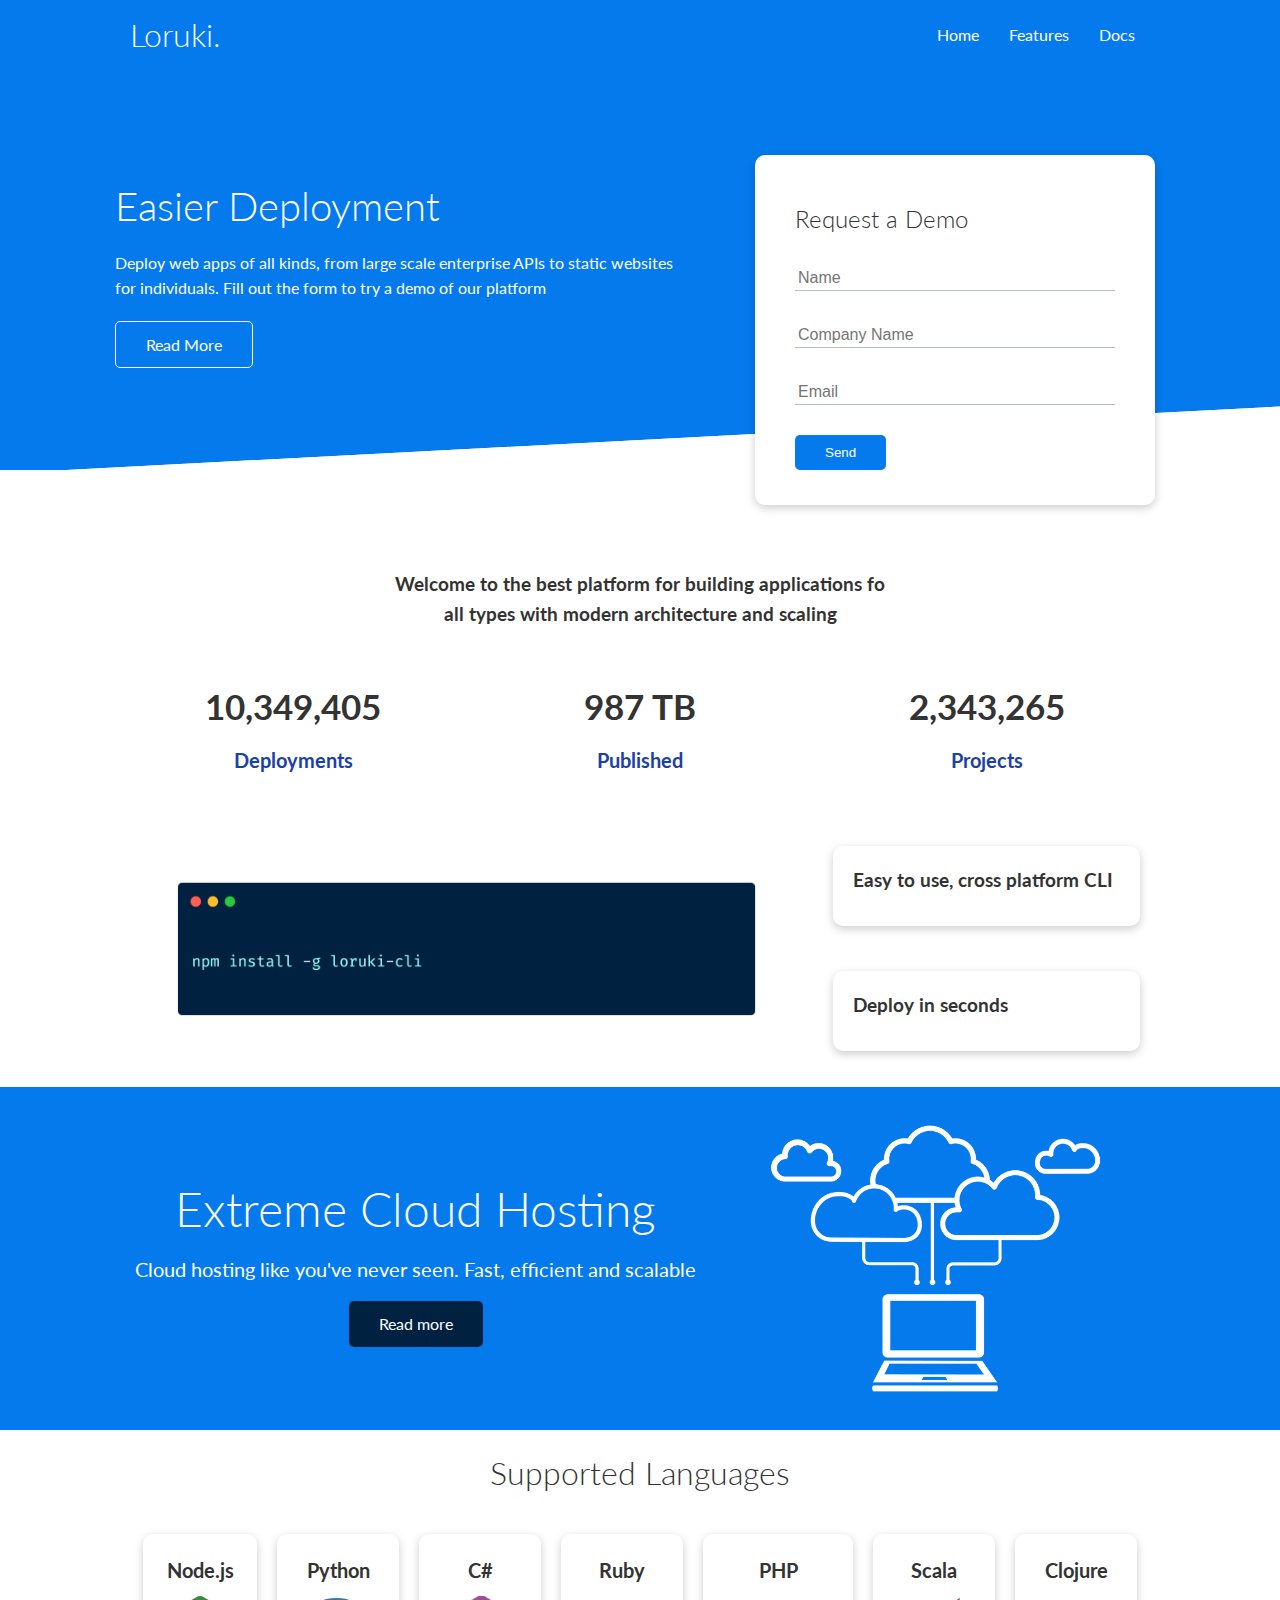
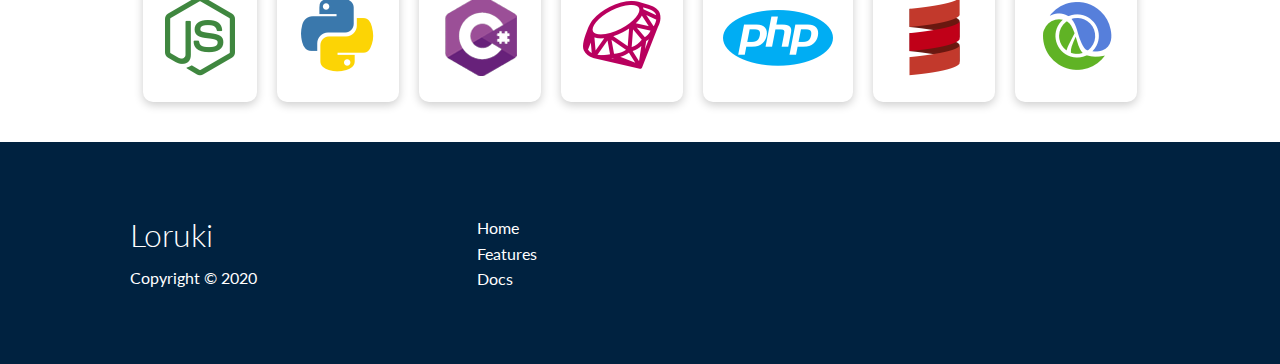
<file: index.html>
<!DOCTYPE html>
<html lang="en">

<head>
    <meta charset="UTF-8">
    <meta http-equiv="X-UA-Compatible" content="IE=edge">
    <meta name="viewport" content="width=device-width, initial-scale=1.0">
    <link rel="stylesheet" href="css/utils.css">
    <link rel="stylesheet" href="css/style.css">
    <link rel="stylesheet" href="https://cdnjs.cloudflare.com/ajax/libs/font-awesome/6.2.0/css/all.min.css"
        integrity="sha512-xh6O/CkQoPOWDdYTDqeRdPCVd1SpvCA9XXcUnZS2FmJNp1coAFzvtCN9BmamE+4aHK8yyUHUSCcJHgXloTyT2A=="
        crossorigin="anonymous" referrerpolicy="no-referrer" />
    <title>Loruki | Cloud Hosting For Everyone</title>
</head>

<body>
    <!-- Navbar -->
    <div class="navbar">
        <div class="container flex">
            <h1 class="logo">Loruki.</h1>
            <nav>
                <ul>
                    <li><a href="index.html">Home</a></li>
                    <li><a href="features.html">Features</a></li>
                    <li><a href="docs.html">Docs</a></li>
                </ul>
            </nav>
        </div>
    </div>

    <!-- Showcase -->
    <section class="showcase">
        <div class="container grid">
            <div class="showcase-text">
                <h1>Easier Deployment</h1>
                <p>Deploy web apps of all kinds, from large scale enterprise APIs to static websites for individuals.
                    Fill out the form to try a demo of our platform</p>
                <a href="features.html" class="btn btn-outline">Read More</a>
            </div>

            <div class="showcase-form card">
                <h2>Request a Demo</h2>
                <form name="contact" method="POST" data-netlify="true">
                    <input type="hidden" name="form-name" value="contact">
                    <div class="form-control">
                        <input type="text" name="name" placeholder="Name" required>
                    </div>
                    <div class="form-control">
                        <input type="text" name="company" placeholder="Company Name" required>
                    </div>
                    <div class="form-control">
                        <input type="email" name="email" placeholder="Email" required>
                    </div>
                    <input type="submit" value="Send" class="btn btn-primary">
                </form>
            </div>
        </div>
    </section>

    <!-- Stats -->
    <section class="stats">
        <div class="container">
            <h3 class="stats-heading text-center my-1">
                Welcome to the best platform for building applications fo all types with modern architecture and scaling
            </h3>

            <div class="grid grid-3 text-center my-4">
                <div>
                    <i class="fas fa-server fa-3x"></i>
                    <h3>10,349,405</h3>
                    <p class="text-secondary">Deployments</p>
                </div>
                <div>

                    <i class="fas fa-upload fa-3x"></i>
                    <h3>987 TB</h3>
                    <p class="text-secondary">Published</p>
                </div>
                <div>

                    <i class="fas fa-project-diagram fa-3x"></i>
                    <h3>2,343,265</h3>
                    <p class="text-secondary">Projects</p>
                </div>
            </div>
    </section>


    <!-- Cli -->
    <section class="cli">
        <div class="container grid">
            <img src="images/cli.png" alt="">
            <div class="card">
                <h3>Easy to use, cross platform CLI</p>
            </div>
            <div class="card">
                <h3>Deploy in seconds</p>
            </div>
        </div>
    </section>

    <!-- Cloud -->
    <section class="cloud bg-primary my-2 py-2">
        <div class="container grid">
            <div class="text-center">
                <h2 class="lg">Extreme Cloud Hosting</h2>
                <p class="lead my-1">Cloud hosting like you've never seen.
                    Fast, efficient and scalable
                </p>
                <a href="features.html" class="btn btn-dark">Read more</a>
            </div>
            <img src="images/cloud.png" alt="">
        </div>
    </section>

    <!-- Supported Languages -->
    <section class="languages">
        <h2 class="md text-center my-2">
            Supported Languages
        </h2>
        <div class="container flex">
            <div class="card">
                <h4>Node.js</h4>
                <img src="images/logos/node.png" alt="">
            </div>
            <div class="card">
                <h4>Python</h4>
                <img src="images/logos/python.png" alt="">
              </div>
              <div class="card">
                <h4>C#</h4>
                <img src="images/logos/csharp.png" alt="">
              </div>
              <div class="card">
                <h4>Ruby</h4>
                <img src="images/logos/ruby.png" alt="">
              </div>
              <div class="card">
                <h4>PHP</h4>
                <img src="images/logos/php.png" alt="">
              </div>
              <div class="card">
                <h4>Scala</h4>
                <img src="images/logos/scala.png" alt="">
              </div>
              <div class="card">
                <h4>Clojure</h4>
                <img src="images/logos/clojure.png" alt="">
              </div>
        </div>
    </section>

    <!-- Footer -->
    <footer class="footer bg-dark py-5">
        <div class="container grid grid-3">
            <div>
                <h1>Loruki</h1>
                <p>Copyright &copy; 2020</p>
            </div>
            <nav>
                <ul>
                    <li><a href="index.html">Home</a></li>
                    <li><a href="features.html">Features</a></li>
                    <li><a href="docs.html">Docs</a></li>
                </ul>
            </nav>
            <div class="social">
                <a href="#"><i class="fab fa-github fa-2x"></i></a>
                <a href="#"><i class="fab fa-facebook fa-2x"></i></a>
                <a href="#"><i class="fab fa-instagram fa-2x"></i></a>
                <a href="#"><i class="fab fa-twitter fa-2x"></i></a>
            </div>
        </div>
    </footer>
</body>
</html>
</file>
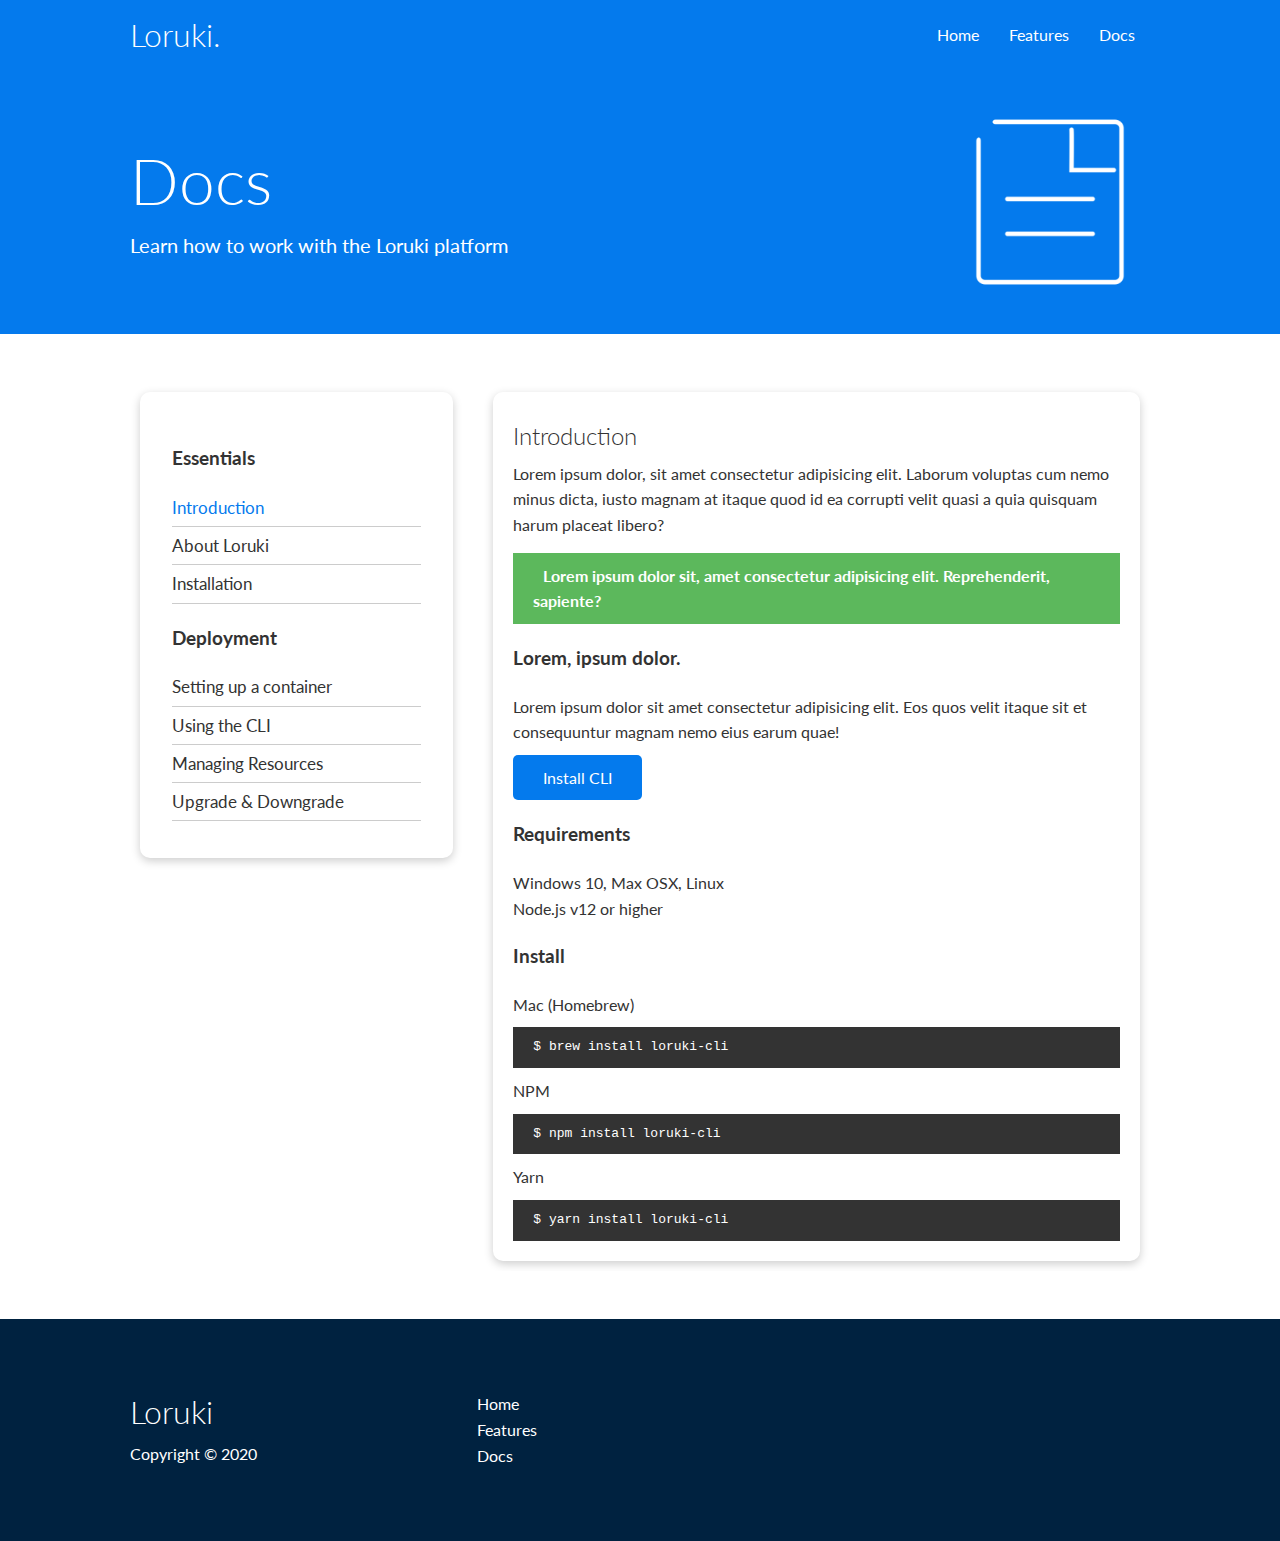
<file: docs.html>
<!DOCTYPE html>
<html lang="en">

<head>
    <meta charset="UTF-8">
    <meta http-equiv="X-UA-Compatible" content="IE=edge">
    <meta name="viewport" content="width=device-width, initial-scale=1.0">
    <link rel="stylesheet" href="css/utils.css">
    <link rel="stylesheet" href="css/style.css">
    <link rel="stylesheet" href="https://cdnjs.cloudflare.com/ajax/libs/font-awesome/6.2.0/css/all.min.css"
        integrity="sha512-xh6O/CkQoPOWDdYTDqeRdPCVd1SpvCA9XXcUnZS2FmJNp1coAFzvtCN9BmamE+4aHK8yyUHUSCcJHgXloTyT2A=="
        crossorigin="anonymous" referrerpolicy="no-referrer" />
    <title>Loruki | Cloud Hosting For Everyone</title>
</head>

<body>
    <!-- Navbar -->
    <div class="navbar">
        <div class="container flex">
            <h1 class="logo">Loruki.</h1>
            <nav>
                <ul>
                    <li><a href="index.html">Home</a></li>
                    <li><a href="features.html">Features</a></li>
                    <li><a href="docs.html">Docs</a></li>
                </ul>
            </nav>
        </div>
    </div>

    <!-- Docs Head -->
    <section class="docs-head bg-primary py-3">
        <div class="container grid">
            <div>
                <h1 class="xl">Docs</h1>
                <p class="lead">Learn how to work with the Loruki platform</p>
            </div>
            <img src="images/docs.png" alt="">
        </div>
    </section>

    <!-- Docs Main -->
    <section class="docs-main my-4">
        <div class="container grid">
            <div class="card bg-light p-3">
                <h3 class="my-2">Essentials</h3>
                <nav>
                    <ul>
                        <li><a class="text-primary" href="#">Introduction</a></li>
                        <li><a href="#">About Loruki</a></li>
                        <li><a href="#">Installation</a></li>
                    </ul>
                </nav>
                <h3 class="my-2">Deployment</h3>
                <nav>
                    <ul>
                        <li><a href="#">Setting up a container</a></li>
                        <li><a href="#">Using the CLI</a></li>
                        <li><a href="#">Managing Resources</a></li>
                        <li><a href="#">Upgrade & Downgrade</a></li>
                    </ul>
                </nav>
            </div>

            <div class="card">
                <h2>Introduction</h2>
                <p>Lorem ipsum dolor, sit amet consectetur adipisicing elit. Laborum voluptas cum nemo minus dicta, iusto magnam at itaque quod id ea corrupti velit quasi a quia quisquam harum placeat libero?</p>
                <div class="alert alert-success">
                    <i class="fas fa-info"></i> Lorem ipsum dolor sit, amet consectetur adipisicing elit. Reprehenderit, sapiente?
                </div>

                <h3>Lorem, ipsum dolor.</h3>
                <p>Lorem ipsum dolor sit amet consectetur adipisicing elit. Eos quos velit itaque sit et consequuntur magnam nemo eius earum quae!</p>
                <a href="" class="btn btn-primary">Install CLI</a>

                <h3>Requirements</h3>
                <ul>
                    <li>Windows 10, Max OSX, Linux</li>
                    <li>Node.js v12 or higher</li>
                </ul>

                <h3>Install</h3>
                <p>Mac (Homebrew)</p>
                <pre><code>$ brew install loruki-cli</code></pre>


                <p>NPM</p>
                <pre><code>$ npm install loruki-cli</code></pre>

                <p>Yarn</p>
                <pre><code>$ yarn install loruki-cli</code></pre>
            </div>
        </div>
    </section>

    <!-- Footer -->
    <footer class="footer bg-dark py-5">
        <div class="container grid grid-3">
            <div>
                <h1>Loruki</h1>
                <p>Copyright &copy; 2020</p>
            </div>
            <nav>
                <ul>
                    <li><a href="index.html">Home</a></li>
                    <li><a href="features.html">Features</a></li>
                    <li><a href="docs.html">Docs</a></li>
                </ul>
            </nav>
            <div class="social">
                <a href="#"><i class="fab fa-github fa-2x"></i></a>
                <a href="#"><i class="fab fa-facebook fa-2x"></i></a>
                <a href="#"><i class="fab fa-instagram fa-2x"></i></a>
                <a href="#"><i class="fab fa-twitter fa-2x"></i></a>
            </div>
        </div>
    </footer>
</body>

</html>
</file>
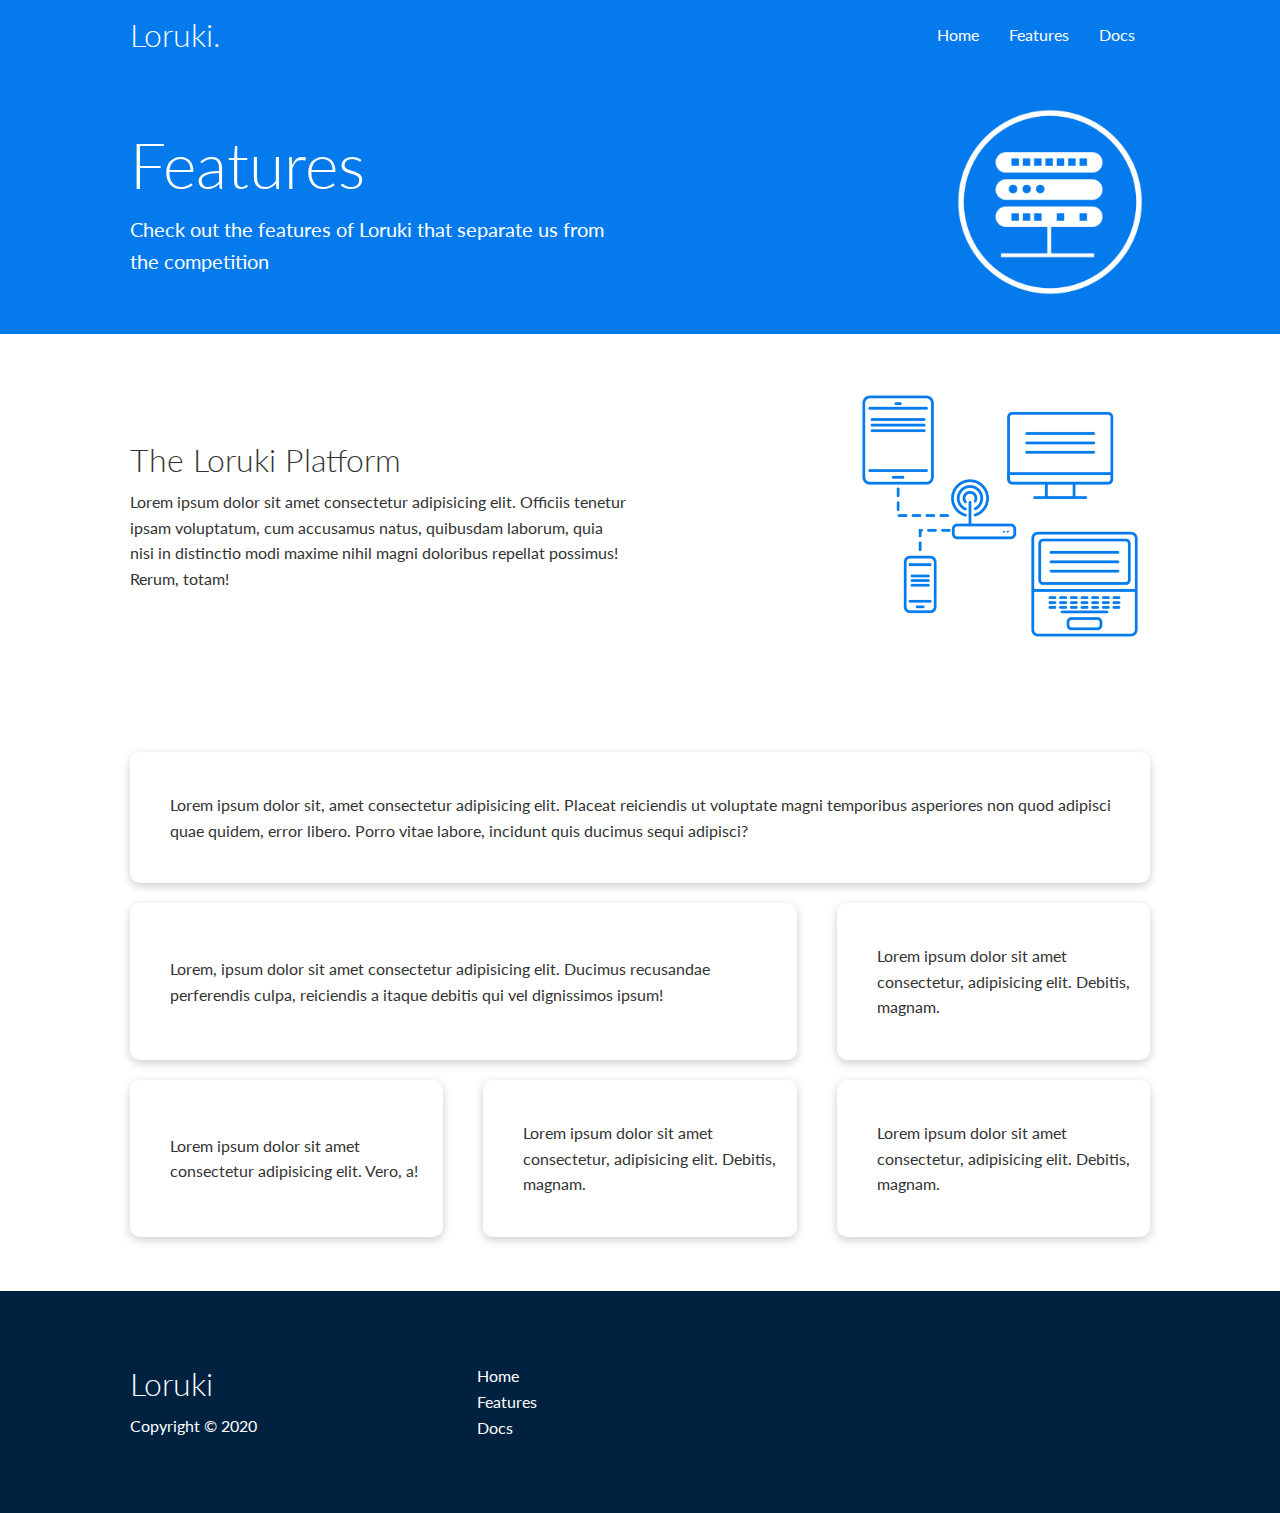
<file: features.html>
<!DOCTYPE html>
<html lang="en">

<head>
    <meta charset="UTF-8">
    <meta http-equiv="X-UA-Compatible" content="IE=edge">
    <meta name="viewport" content="width=device-width, initial-scale=1.0">
    <link rel="stylesheet" href="css/utils.css">
    <link rel="stylesheet" href="css/style.css">
    <link rel="stylesheet" href="https://cdnjs.cloudflare.com/ajax/libs/font-awesome/6.2.0/css/all.min.css"
        integrity="sha512-xh6O/CkQoPOWDdYTDqeRdPCVd1SpvCA9XXcUnZS2FmJNp1coAFzvtCN9BmamE+4aHK8yyUHUSCcJHgXloTyT2A=="
        crossorigin="anonymous" referrerpolicy="no-referrer" />
    <title>Loruki | Cloud Hosting For Everyone</title>
</head>

<body>
    <!-- Navbar -->
    <div class="navbar">
        <div class="container flex">
            <h1 class="logo">Loruki.</h1>
            <nav>
                <ul>
                    <li><a href="index.html">Home</a></li>
                    <li><a href="features.html">Features</a></li>
                    <li><a href="docs.html">Docs</a></li>
                </ul>
            </nav>
        </div>
    </div>

    <!-- Head -->
    <section class="features-head bg-primary py-3">
        <div class="container grid">
            <div>
                <h1 class="xl">Features</h1>
                <p class="lead">Check out the features of Loruki that separate us from the competition</p>
            </div>
            <img src="images/server.png" alt="">
        </div>
    </section>

    <!-- Sub Head -->

    <section class="features-sub-head bg-light py-3">
        <div class="container grid">
            <div>
                <h1 class="md">The Loruki Platform</h1>
                <p>Lorem ipsum dolor sit amet consectetur adipisicing elit. Officiis tenetur ipsam voluptatum, cum accusamus natus, quibusdam laborum, quia nisi in distinctio modi maxime nihil magni doloribus repellat possimus! Rerum, totam!</p>
            </div>
            <img src="images/server2.png" alt="">
        </div>
    </section>

     <section class="features-main my-2">
        <div class="container grid grid-3">
            <div class="card flex">
                <i class="fas fa-server fa-3x">
                </i>
                <p>Lorem ipsum dolor sit, amet consectetur adipisicing elit. Placeat reiciendis ut voluptate magni temporibus asperiores non quod adipisci quae quidem, error libero. Porro vitae labore, incidunt quis ducimus sequi adipisci?</p>
            </div>
            <div class="card flex">
                <i class="fas fa-network-wired fa-3x"></i>
                <p>
                    Lorem, ipsum dolor sit amet consectetur adipisicing elit. Ducimus
                    recusandae perferendis culpa, reiciendis a itaque debitis qui vel
                    dignissimos ipsum!
                </p>
            </div>
            <div class="card flex">
                <i class="fas fa-laptop-code fa-3x"></i>
                <p>
                    Lorem ipsum dolor sit amet consectetur, adipisicing elit. Debitis,
                    magnam.
                </p>
            </div>
            <div class="card flex">
                <i class="fas fa-database fa-3x"></i>
                <p>
                    Lorem ipsum dolor sit amet consectetur adipisicing elit. Vero, a!
                </p>
            </div>
            <div class="card flex">
                <i class="fas fa-power-off fa-3x"></i>
                <p>
                    Lorem ipsum dolor sit amet consectetur, adipisicing elit. Debitis,
                    magnam.
                </p>
            </div>
            <div class="card flex">
                <i class="fas fa-upload fa-3x"></i>
                <p>
                    Lorem ipsum dolor sit amet consectetur, adipisicing elit. Debitis,
                    magnam.
                </p>
            </div>
        </div>
     </section>

    <!-- Footer -->
    <footer class="footer bg-dark py-5">
        <div class="container grid grid-3">
            <div>
                <h1>Loruki</h1>
                <p>Copyright &copy; 2020</p>
            </div>
            <nav>
                <ul>
                    <li><a href="index.html">Home</a></li>
                    <li><a href="features.html">Features</a></li>
                    <li><a href="docs.html">Docs</a></li>
                </ul>
            </nav>
            <div class="social">
                <a href="#"><i class="fab fa-github fa-2x"></i></a>
                <a href="#"><i class="fab fa-facebook fa-2x"></i></a>
                <a href="#"><i class="fab fa-instagram fa-2x"></i></a>
                <a href="#"><i class="fab fa-twitter fa-2x"></i></a>
            </div>
        </div>
    </footer>
</body>
</html>
</file>
<file: css/utils.css>
/* Utilities */

/* margin 0 top bottom and auto left right */
/* overflow auto because h1 has margin top 10px */
.container {
    max-width: 1100px;
    margin: 0 auto;
    overflow: auto;
    padding: 0 40px;
}

.flex {
    display: flex;
    justify-content: center;
    align-items: center;
    height: 100%;
}

/* fractions */
.grid {
    display: grid;
    grid-template-columns: 1fr 1fr;
    /* grid-template-columns: repeat(2, 1fr)*/
    gap: 20px;
    justify-content: center;
    align-items: center;
    height: 100%;
}

.grid-3 {
    grid-template-columns: repeat(3, 1fr)
}

/* box shadow: horizontal offset, vertival, size, color */
.card {
    color: #333;
    background-color: white;
    border-radius: 10px;
    box-shadow: 0 3px 10px rgba(0, 0, 0, 0.2);
    padding: 20px;
    margin: 10px;
}

.btn {
    display: inline-block;
    padding: 10px 30px;
    cursor: pointer;
    background-color: var(--primary-color);
    color: white;
    border: none;
    border-radius: 5px;
}

.btn-outline {
    background-color: transparent;
    border: 1px white solid;
}

.btn:hover {
    transform: scale(.98);
}

/* Backgrounds & colored buttons */

.bg-primary,
.btn-primary {
    background-color: var(--primary-color);
    color: white;

}

.bg-secondary,
.btn-secondary {
    background-color: var(--secondary-color);
    color: white;
}

.bg-dark,
.btn-dark {
    background-color: var(--dark-color);
    color: white;
}

.bg-light,
.btn-light {
    background-color: var(--light-color);
    color: #333;
}

.bg-primary a,
.btn-primary a,
.bg-secondary a,
.btn-secondary a,
.bg-dark a,
.btn-dark a {
    color: white
}

/* Text colours */

.text-primary {
    color: var(--primary-color);

}

.text-secondary {
    color: var(--secondary-color);
}

.text-dark {
    color: var(--dark-color);
}

.text-light {
    color: var(--light-color);
}

/* text sizes */

.lead {
    font-size: 20px;
}

.sm {
    font-size: 1rem;
}

.md {
    font-size: 2rem;
}

.lg {
    font-size: 3rem;
}

.xl {
    font-size: 4rem;
}

.text-center {
    text-align: center;
}

/* Alert */
.alert {
    background-color: var(--light-color);
    padding: 10px 20px;
    font-weight: bold;
    margin: 15px 0;
}

.alert i {
    margin-right: 10px;
}

.alert-success {
    background-color: var(--success-color);
    color: white;
}

.alert-error {
    background-color: var(--error-color);
    color: white;
}

/* Margin */
/* rem unit - multiplier of root elements font-size- default is 16px -> html { font-size } */
.my-1 {
    margin: 1rem 0;
}

.my-2 {
    margin: 1.5rem 0;
}

.my-3 {
    margin: 2rem 0;
}

.my-4 {
    margin: 3rem 0;
}

.my-5 {
    margin: 4rem 0;
}

.m-1 {
    margin: 1rem;
}

.m-2 {
    margin: 1.5rem;
}

.m-3 {
    margin: 2rem;
}

.m-4 {
    margin: 3rem;
}

.m-5 {
    margin: 4rem;
}

/* padding */
.py-1 {
    padding: 1rem 0;
}

.py-2 {
    padding: 1.5rem 0;
}

.py-3 {
    padding: 2rem 0;
}

.py-4 {
    padding: 3rem 0;
}

.py-5 {
    padding: 4rem 0;
}

.p-1 {
    padding: 1rem;
}

.p-2 {
    padding: 1.5rem;
}

.p-3 {
    padding: 2rem;
}

.p-4 {
    padding: 3rem;
}

.p-5 {
    padding: 4rem;
}
</file>
<file: css/style.css>
@import url('https://fonts.googleapis.com/css2?family=Lato:wght@300&display=swap');

/* set variables in root */
:root {
    --primary-color: #047aed;
    --secondary-color: #1c3fa8;
    --dark-color: #002240;
    --success-color: #5cb85c;
    --error-color: #d9534f;
}

/* Change default padding */
* {
    box-sizing: border-box;
    padding: 0;
    margin: 0;
}

body {
    font-family: 'Lato', sans-serif;
    color: #333;
    line-height: 1.6;
}

ul {
    list-style-type: none;
}

a {
    text-decoration: none;
    color: #333;
}

h1, h2 {
    font-weight: 300;
    line-height: 1.2;
    margin: 10px 0;
}

p {
    margin: 10px 0;
}

img {
    width: 100%;
}

code, pre {
    background: #333;
    color: white;
    padding: 10px;
}

.hidden {
    visibility: hidden;
    height: 0;
}

/* Navbar */
.navbar {
    background-color: var(--primary-color);
    color: #fff;
    height: 70px;
}

.navbar ul {
    display: flex;
}

.navbar a {
    color: white;
    padding: 10px;
    margin: 0 5px;
}

.navbar a:hover {
    border-bottom: 2px white solid;
}

.navbar .flex {
    justify-content: space-between;
}

/* Showcase */
/* relative to position absolute */
.showcase {
    height: 400px;
    background-color: var(--primary-color);
    color: white;
    position: relative;
}

.showcase h1 {
    font-size: 40px;
}

.showcase p {
    margin: 20px 0;
}

.showcase .grid {
    grid-template-columns: 55% 45%;
    overflow: visible;
    gap: 30px;
}

.showcase-text {
    animation: slideInFromLeft 1s ease-in
}

.showcase-form {
    position: relative;
    top: 60px;
    height: 350px;
    width: 400px;
    padding: 40px;
    z-index: 100;
    justify-self: flex-end;
    animation: slideInFromRight 1s ease-in
}

.showcase-form .form-control {
    margin: 30px 0;
}

.showcase-form input[type='text'],
.showcase-form input[type='email'] {
    border: 0;
    border-bottom: 1px solid #b4becb;
    width: 100%;
    padding: 3px;
    font-size: 16px;
}

.showcase-form input:focus {
    outline: none;
}

.showcase::before, .showcase::after {
    content: '';
    position: absolute;
    height: 100px;
    bottom: -70px;
    right: 0;
    left: 0;
    background: white;
    transform: skewY(-3deg);
    -webkit-transform: skewY(-3deg);
    -moz-transform: skewY(-3deg);
    -ms-transform: skewY(-3deg);
}

/* Stats */

.stats {
    padding-top:100px;
    animation: slideInFromBottom 1s ease-in 
}

.stats-heading {
    max-width: 500px;
    margin: auto;
}

.stats .grid h3 {
    font-size: 35px;
}

.stats .grid p {
    font-size: 20px;
    font-weight: bold;
}

/* Cli */

.cli .grid {
    grid-template-columns: repeat(3, 1fr);
    grid-template-rows: repeat(2, 1fr);
}

.cli .grid > *:first-child {
    grid-column: 1 / span 2;
    grid-row: 1 / span 2
}

/* Cloud */
.cloud .grid {
    grid-template-columns: 4fr 3fr;
}

/* Languages */

.languages .card {
    text-align: center;
    margin: 18px 10px 40px;
    transition: transform 0.2s ease-in;
}

.languages .flex {
    flex-wrap: wrap;
}

.languages .card h4 {
    font-size: 20px;
    margin-bottom: 10px;
}

.languages .card:hover {
    transform: translateY(-15px);
}

/* Features */

.features-head img {
    width: 200px;
    justify-self: flex-end;
}

.features-sub-head img {
    width: 300px;
    justify-self: flex-end;
}

.features-main .card > i {
    margin-right: 20px;
}

.features-main .grid {
    padding: 30px;
}

.features-main .grid  > *:first-child {
    grid-column: 1 / span 3;
}

.features-main .grid  > *:nth-child(2) {
    grid-column: 1 / span 2;
}

/* Docs */

.docs-head img {
    width: 200px;
    justify-self: flex-end;
}


.docs-main h3 {
    margin: 20px 0;
}

.docs-main .grid {
    grid-template-columns: 1fr 2fr;
    align-items: flex-start;
}

.docs-main nav li {
    font-size: 17px;
    padding-bottom: 5px;
    margin-bottom: 5px;
    border-bottom: 1px #ccc solid;
}

.docs-main a:hover {
    font-weight: bold;
}

/* Footer */

.footer .social a {
    margin: 0 10px;
}

/* Animations */
@keyframes slideInFromLeft {
    0% {
        transform: translateX(-100%);
    }

    100% {
        transform: translateX(0);
    }
}

@keyframes slideInFromRight {
    0% {
        transform: translateX(100%);
    }

    100% {
        transform: translateX(0);
    }
}
@keyframes slideInFromTop {
    0% {
        transform: translateY(-100%);
    }

    100% {
        transform: translateX(0);
    }
}

@keyframes slideInFromBottom {
    0% {
        transform: translateY(100%);
    }

    100% {
        transform: translateX(0);
    }
}

/* Tablets and under */
@media(max-width: 768px) {
    .grid, 
    .showcase .grid,
    .stats .grid,
    .cli .grid,
    .cloud .grid,
    .features-main .grid, 
    .docs-main .grid {
        grid-template-columns: 1fr;
        grid-template-rows: 1fr;
    }

    .showcase {
        height: auto
    }

    .showcase-text {
        text-align: center;
        margin-top: 40px;
        animation: slideInFromTop 1s ease-in;
    }

    .showcase-form {
        justify-self: center;
        margin: auto;
        animation: slideInFromBottom 1s ease-in

    }

    .cli .grid > *:first-child {
        grid-column: 1;
        grid-row: 1;
    }

    .features-head, 
    .features-sub-head,
    .docs-head {
        text-align: center;
    }

    .features-head img, 
    .features-sub-head img,
    .docs-head img {
        justify-self: center;
    }

    .features-main .grid > *:first-child,
    .features-main .grid > *:nth-child(2)
    {
        grid-column: 1;
    }

}

/* Mobile */
@media(max-width: 500px) {
    .navbar {
        height: 110px;
    }

    .navbar .flex {
        flex-direction: column;
    }

    .navbar ul {
        padding: 10px;
        background-color: rgba(0, 0, 0, 0.1);
    }
}
</file>
